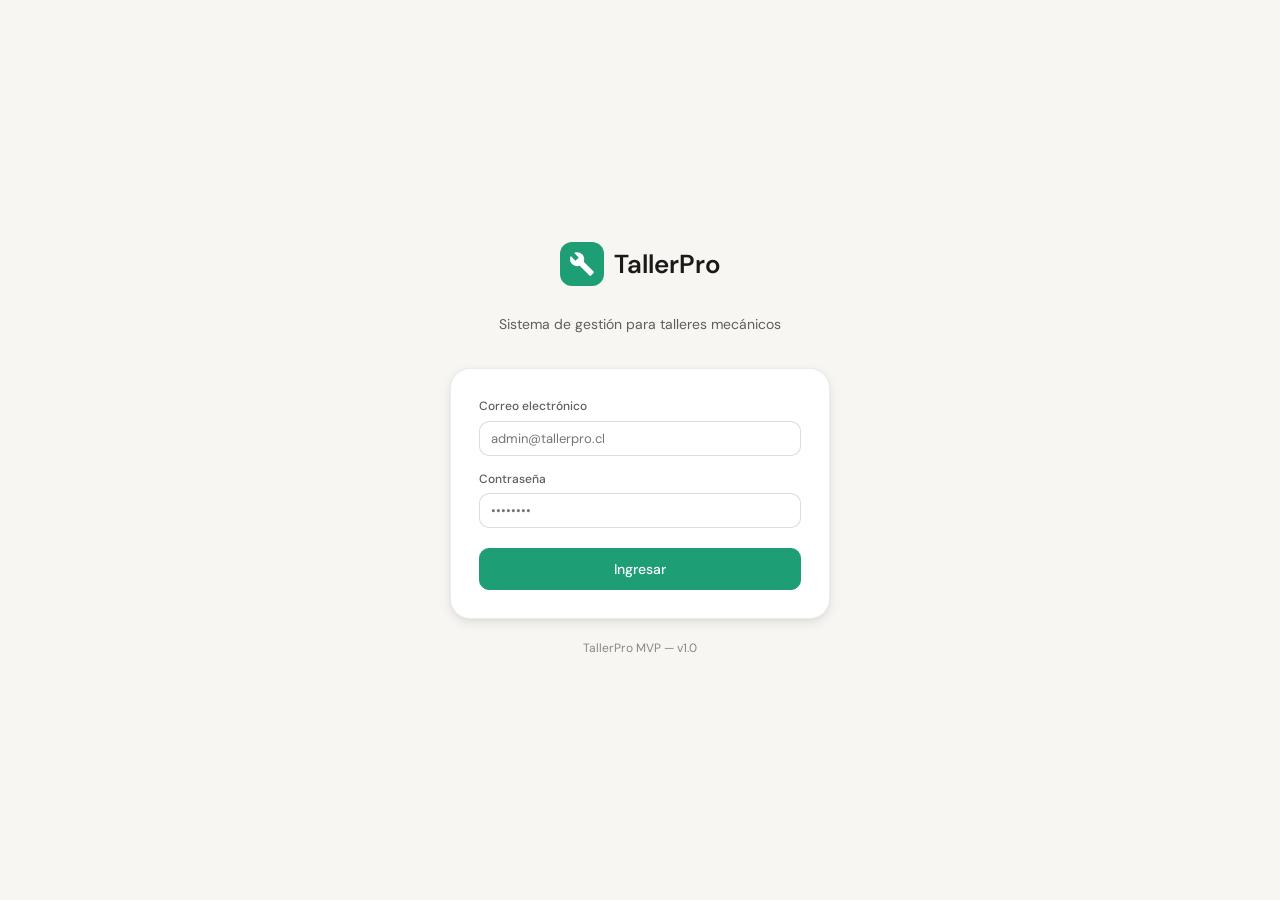
<file: login.html>
<!DOCTYPE html>
<html lang="es">
<head>
  <meta charset="UTF-8">
  <meta name="viewport" content="width=device-width, initial-scale=1.0">
  <title>TallerPro — Iniciar sesión</title>
  <link rel="stylesheet" href="css/main.css">
  <style>
    body { display: flex; align-items: center; justify-content: center; min-height: 100vh; background: var(--bg); }
    .login-wrap { width: 380px; }
    .login-header { text-align: center; margin-bottom: 32px; }
    .login-logo { display: inline-flex; align-items: center; gap: 10px; margin-bottom: 24px; }
    .logo-mark-lg { width: 44px; height: 44px; background: var(--green); border-radius: 12px; display: flex; align-items: center; justify-content: center; }
    .logo-mark-lg svg { width: 26px; height: 26px; fill: white; }
    .login-title { font-size: 26px; font-weight: 600; }
    .login-sub { font-size: 14px; color: var(--text-sec); margin-top: 4px; }
    .login-card { background: var(--surface); border: 1px solid var(--border); border-radius: var(--radius-xl); padding: 28px; box-shadow: var(--shadow-md); }
    .login-card .form-group { margin-bottom: 14px; }
    .login-btn { width: 100%; padding: 11px; font-size: 14px; justify-content: center; margin-top: 6px; border-radius: var(--radius-md); }
    .login-err { background: var(--red-light); color: var(--red); border-radius: var(--radius-md); padding: 10px 14px; font-size: 13px; margin-bottom: 14px; display: none; }
    .login-footer { text-align: center; margin-top: 20px; font-size: 12px; color: var(--text-ter); }
  </style>
</head>
<body>
  <div class="login-wrap">
    <div class="login-header">
      <div class="login-logo">
        <div class="logo-mark-lg">
          <svg viewBox="0 0 24 24"><path d="M22.7 19l-9.1-9.1c.9-2.3.4-5-1.5-6.9-2-2-5-2.4-7.4-1.3L9 6 6 9 1.6 4.7C.4 7.1.9 10.1 2.9 12.1c1.9 1.9 4.6 2.4 6.9 1.5l9.1 9.1c.4.4 1 .4 1.4 0l2.3-2.3c.5-.4.5-1.1.1-1.4z"/></svg>
        </div>
        <span class="login-title">TallerPro</span>
      </div>
      <div class="login-sub">Sistema de gestión para talleres mecánicos</div>
    </div>
    <div class="login-card">
      <div class="login-err" id="loginErr"></div>
      <div class="form-group">
        <label for="email">Correo electrónico</label>
        <input type="email" id="email" placeholder="admin@tallerpro.cl" autocomplete="email">
      </div>
      <div class="form-group">
        <label for="password">Contraseña</label>
        <input type="password" id="password" placeholder="••••••••" autocomplete="current-password">
      </div>
      <button class="btn btn-primary login-btn" id="loginBtn" onclick="doLogin()">Ingresar</button>
    </div>
    <div class="login-footer">TallerPro MVP — v1.0</div>
  </div>

  <script src="js/api.js"></script>
  <script>
    // Redirigir si ya está logueado
    if (API.Auth.isLogged()) window.location.href = "/tallerpro-frontend/index.html";

    document.getElementById("password").addEventListener("keydown", e => {
      if (e.key === "Enter") doLogin();
    });

    async function doLogin() {
      const email    = document.getElementById("email").value.trim();
      const password = document.getElementById("password").value;
      const btn      = document.getElementById("loginBtn");
      const errEl    = document.getElementById("loginErr");

      errEl.style.display = "none";
      if (!email || !password) { errEl.textContent = "Ingresa email y contraseña."; errEl.style.display = ""; return; }

      ui.loading(btn, true);
      try {
        const res = await API.AuthAPI.login(email, password);
        API.Auth.setToken(res.access_token);
        API.Auth.setUser(res.usuario);
        window.location.href = "/tallerpro-frontend/index.html";
      } catch (e) {
        errEl.textContent = e.message || "Error al iniciar sesión.";
        errEl.style.display = "";
        ui.loading(btn, false);
      }
    }
  </script>
</body>
</html>
</file>
<file: css/main.css>
/* ─── TallerPro — Design System ─────────────────────────────────────────────
   Paleta basada en el verde #1D9E75 de la app MVP
   Fuentes: DM Sans (display) + JetBrains Mono (datos técnicos)
──────────────────────────────────────────────────────────────────────────── */

@import url('https://fonts.googleapis.com/css2?family=DM+Sans:wght@300;400;500;600&family=JetBrains+Mono:wght@400;500&display=swap');

/* ── Variables ─────────────────────────────────────────────────────────────── */
:root {
  --green:        #1D9E75;
  --green-dark:   #0F6E56;
  --green-light:  #E1F5EE;
  --green-mid:    #9FE1CB;
  --amber:        #EF9F27;
  --amber-light:  #FAEEDA;
  --blue:         #378ADD;
  --blue-light:   #E6F1FB;
  --red:          #E24B4A;
  --red-light:    #FCEBEB;
  --purple:       #7F77DD;
  --purple-light: #EEEDFE;

  --bg:           #F7F6F2;
  --surface:      #FFFFFF;
  --surface-alt:  #F1EFE8;
  --border:       rgba(0,0,0,0.08);
  --border-med:   rgba(0,0,0,0.14);

  --text:         #1a1a18;
  --text-sec:     #5F5E5A;
  --text-ter:     #888780;
  --text-inv:     #FFFFFF;

  --radius-sm:    6px;
  --radius-md:    10px;
  --radius-lg:    14px;
  --radius-xl:    20px;

  --shadow-sm:    0 1px 3px rgba(0,0,0,0.06), 0 1px 2px rgba(0,0,0,0.04);
  --shadow-md:    0 4px 12px rgba(0,0,0,0.08), 0 2px 4px rgba(0,0,0,0.04);
  --shadow-lg:    0 8px 24px rgba(0,0,0,0.1),  0 3px 8px rgba(0,0,0,0.06);

  --sidebar-w:    220px;
  --topbar-h:     54px;
  --font:         'DM Sans', system-ui, sans-serif;
  --font-mono:    'JetBrains Mono', monospace;
}

/* ── Reset ──────────────────────────────────────────────────────────────────── */
*, *::before, *::after { box-sizing: border-box; margin: 0; padding: 0; }
html { font-size: 15px; }
body { font-family: var(--font); background: var(--bg); color: var(--text); line-height: 1.55; -webkit-font-smoothing: antialiased; }
a { color: inherit; text-decoration: none; }
button { font-family: var(--font); cursor: pointer; }
input, select, textarea { font-family: var(--font); }
img { max-width: 100%; display: block; }

/* ── Scrollbar ──────────────────────────────────────────────────────────────── */
::-webkit-scrollbar { width: 5px; height: 5px; }
::-webkit-scrollbar-track { background: transparent; }
::-webkit-scrollbar-thumb { background: var(--border-med); border-radius: 99px; }

/* ── App shell ──────────────────────────────────────────────────────────────── */
.app-shell { display: flex; flex-direction: column; height: 100vh; overflow: hidden; }

/* ── Topbar ─────────────────────────────────────────────────────────────────── */
.topbar {
  display: flex; align-items: center; gap: 12px;
  height: var(--topbar-h); padding: 0 20px;
  background: var(--surface); border-bottom: 1px solid var(--border);
  flex-shrink: 0; z-index: 100; box-shadow: var(--shadow-sm);
}
.topbar-logo { display: flex; align-items: center; gap: 8px; font-size: 15px; font-weight: 600; }
.logo-mark { width: 28px; height: 28px; background: var(--green); border-radius: 8px; display: flex; align-items: center; justify-content: center; }
.logo-mark svg { width: 16px; height: 16px; fill: white; }
.topbar-search { flex: 1; max-width: 340px; position: relative; }
.topbar-search input {
  width: 100%; padding: 7px 12px 7px 34px;
  border: 1px solid var(--border); border-radius: var(--radius-md);
  background: var(--bg); color: var(--text); font-size: 13px;
  transition: border-color .15s, box-shadow .15s;
}
.topbar-search input:focus { outline: none; border-color: var(--green); box-shadow: 0 0 0 3px rgba(29,158,117,.12); }
.search-icon { position: absolute; left: 10px; top: 50%; transform: translateY(-50%); color: var(--text-ter); font-size: 15px; pointer-events: none; }
.topbar-right { margin-left: auto; display: flex; align-items: center; gap: 10px; }
.user-chip {
  display: flex; align-items: center; gap: 7px;
  padding: 5px 10px 5px 6px; border-radius: 99px;
  background: var(--bg); border: 1px solid var(--border);
  font-size: 12px; color: var(--text-sec); cursor: pointer;
}
.user-avatar {
  width: 24px; height: 24px; border-radius: 50%;
  background: var(--green); color: white;
  display: flex; align-items: center; justify-content: center;
  font-size: 10px; font-weight: 600;
}

/* ── Layout ─────────────────────────────────────────────────────────────────── */
.main-layout { display: flex; flex: 1; overflow: hidden; }

/* ── Sidebar ─────────────────────────────────────────────────────────────────── */
.sidebar {
  width: var(--sidebar-w); background: var(--surface);
  border-right: 1px solid var(--border); flex-shrink: 0;
  padding: 14px 10px; overflow-y: auto; display: flex; flex-direction: column;
}
.nav-section {
  font-size: 10px; font-weight: 600; color: var(--text-ter);
  text-transform: uppercase; letter-spacing: .07em;
  padding: 10px 8px 5px;
}
.nav-item {
  display: flex; align-items: center; gap: 9px;
  padding: 9px 10px; border-radius: var(--radius-md);
  font-size: 13px; color: var(--text-sec);
  cursor: pointer; transition: all .12s; margin-bottom: 1px;
  user-select: none;
}
.nav-item:hover { background: var(--bg); color: var(--text); }
.nav-item.active { background: var(--green-light); color: var(--green-dark); font-weight: 500; }
.nav-icon { font-size: 15px; width: 20px; text-align: center; flex-shrink: 0; }
.nav-badge {
  margin-left: auto; background: var(--green); color: white;
  font-size: 10px; font-weight: 600; padding: 1px 7px; border-radius: 99px;
  min-width: 20px; text-align: center;
}
.nav-badge.amber { background: var(--amber); }

/* ── Content ─────────────────────────────────────────────────────────────────── */
.content { flex: 1; overflow-y: auto; padding: 24px; }

/* ── Page header ─────────────────────────────────────────────────────────────── */
.page-header { display: flex; align-items: flex-start; justify-content: space-between; margin-bottom: 24px; }
.page-title { font-size: 20px; font-weight: 600; }
.page-subtitle { font-size: 13px; color: var(--text-sec); margin-top: 2px; }
.page-actions { display: flex; gap: 8px; align-items: center; }

/* ── Buttons ─────────────────────────────────────────────────────────────────── */
.btn {
  display: inline-flex; align-items: center; gap: 6px;
  padding: 8px 14px; border-radius: var(--radius-md);
  font-size: 13px; font-weight: 500; border: 1px solid var(--border-med);
  background: var(--surface); color: var(--text);
  cursor: pointer; transition: all .12s; white-space: nowrap;
}
.btn:hover { background: var(--bg); border-color: var(--border-med); }
.btn:active { transform: scale(.98); }
.btn:disabled { opacity: .5; cursor: not-allowed; }
.btn-primary { background: var(--green); color: white; border-color: var(--green); }
.btn-primary:hover { background: var(--green-dark); border-color: var(--green-dark); }
.btn-danger { color: var(--red); border-color: rgba(226,75,74,.2); }
.btn-danger:hover { background: var(--red-light); }
.btn-ghost { border-color: transparent; background: transparent; }
.btn-ghost:hover { background: var(--bg); }
.btn-sm { padding: 5px 10px; font-size: 12px; }
.btn-icon { padding: 7px; border-radius: var(--radius-md); }
.btn-whatsapp { background: #25D366; color: white; border-color: #25D366; }
.btn-whatsapp:hover { background: #128C7E; border-color: #128C7E; }

/* ── Cards ─────────────────────────────────────────────────────────────────── */
.card {
  background: var(--surface); border: 1px solid var(--border);
  border-radius: var(--radius-lg); padding: 18px;
  box-shadow: var(--shadow-sm);
}
.card-title { font-size: 12px; font-weight: 600; color: var(--text-sec); text-transform: uppercase; letter-spacing: .05em; margin-bottom: 14px; }

/* ── Stat cards ─────────────────────────────────────────────────────────────── */
.stats-grid { display: grid; grid-template-columns: repeat(4, 1fr); gap: 14px; margin-bottom: 24px; }
.stat-card { background: var(--surface); border: 1px solid var(--border); border-radius: var(--radius-lg); padding: 16px 18px; box-shadow: var(--shadow-sm); }
.stat-label { font-size: 11px; color: var(--text-ter); font-weight: 500; text-transform: uppercase; letter-spacing: .05em; margin-bottom: 6px; }
.stat-value { font-size: 26px; font-weight: 600; line-height: 1; }
.stat-sub { font-size: 11px; color: var(--text-ter); margin-top: 4px; }
.stat-green  { color: var(--green-dark); }
.stat-amber  { color: var(--amber); }
.stat-blue   { color: var(--blue); }
.stat-red    { color: var(--red); }

/* ── Tables ─────────────────────────────────────────────────────────────────── */
.table-wrap { overflow-x: auto; border-radius: var(--radius-lg); border: 1px solid var(--border); background: var(--surface); }
table { width: 100%; border-collapse: collapse; font-size: 13px; }
thead th {
  padding: 10px 14px; background: var(--surface-alt);
  font-size: 11px; font-weight: 600; color: var(--text-sec);
  text-transform: uppercase; letter-spacing: .05em;
  border-bottom: 1px solid var(--border); text-align: left; white-space: nowrap;
}
tbody td { padding: 11px 14px; border-bottom: 1px solid var(--border); vertical-align: middle; }
tbody tr:last-child td { border-bottom: none; }
tbody tr { transition: background .1s; cursor: default; }
tbody tr:hover td { background: var(--bg); }
tbody tr.clickable { cursor: pointer; }
.mono { font-family: var(--font-mono); font-size: 12px; }

/* ── Badges ─────────────────────────────────────────────────────────────────── */
.badge { display: inline-block; padding: 2px 9px; border-radius: 99px; font-size: 11px; font-weight: 500; white-space: nowrap; }
.badge-recibido      { background: #D3D1C7; color: #444441; }
.badge-diagnosticando{ background: var(--blue-light); color: #0C447C; }
.badge-cotizado      { background: var(--amber-light); color: #633806; }
.badge-aprobado      { background: var(--green-light); color: var(--green-dark); }
.badge-reparando     { background: var(--purple-light); color: #3C3489; }
.badge-terminado     { background: #C0DD97; color: #27500A; }
.badge-entregado     { background: var(--surface-alt); color: var(--text-sec); }

/* ── Forms ─────────────────────────────────────────────────────────────────── */
.form-grid { display: grid; grid-template-columns: 1fr 1fr; gap: 14px; }
.form-group { display: flex; flex-direction: column; gap: 5px; }
.form-group.full { grid-column: 1 / -1; }
.form-group.w3 { grid-column: span 2; }
label { font-size: 12px; font-weight: 500; color: var(--text-sec); }
.form-input, input[type="text"], input[type="email"], input[type="tel"],
input[type="number"], input[type="date"], input[type="time"], input[type="password"],
select, textarea {
  padding: 8px 11px; border: 1px solid var(--border-med);
  border-radius: var(--radius-md); font-size: 13px;
  background: var(--surface); color: var(--text); font-family: var(--font);
  transition: border-color .15s, box-shadow .15s;
}
input:focus, select:focus, textarea:focus {
  outline: none; border-color: var(--green);
  box-shadow: 0 0 0 3px rgba(29,158,117,.1);
}
textarea { resize: vertical; min-height: 80px; line-height: 1.55; }
.input-error { border-color: var(--red) !important; }
.error-msg { font-size: 11px; color: var(--red); margin-top: 3px; }

/* ── Modals ─────────────────────────────────────────────────────────────────── */
.modal-overlay {
  position: fixed; inset: 0; background: rgba(0,0,0,.35);
  display: flex; align-items: center; justify-content: center;
  z-index: 1000; padding: 20px; backdrop-filter: blur(2px);
  animation: fadeIn .15s ease;
}
.modal {
  background: var(--surface); border-radius: var(--radius-xl);
  padding: 24px; width: 560px; max-width: 100%;
  max-height: 90vh; overflow-y: auto;
  box-shadow: var(--shadow-lg); animation: slideUp .18s ease;
}
.modal-lg { width: 720px; }
.modal-sm { width: 420px; }
.modal-header { display: flex; align-items: center; justify-content: space-between; margin-bottom: 20px; }
.modal-title { font-size: 16px; font-weight: 600; }
.modal-close { background: none; border: none; font-size: 20px; color: var(--text-ter); cursor: pointer; padding: 4px; line-height: 1; border-radius: var(--radius-sm); }
.modal-close:hover { background: var(--bg); color: var(--text); }
.modal-footer { display: flex; justify-content: flex-end; gap: 8px; margin-top: 24px; padding-top: 16px; border-top: 1px solid var(--border); }

@keyframes fadeIn  { from { opacity: 0; } to { opacity: 1; } }
@keyframes slideUp { from { transform: translateY(12px); opacity: 0; } to { transform: translateY(0); opacity: 1; } }

/* ── Tabs ─────────────────────────────────────────────────────────────────── */
.tabs { display: flex; border-bottom: 1px solid var(--border); margin-bottom: 18px; }
.tab { padding: 10px 16px; font-size: 13px; cursor: pointer; color: var(--text-sec); border-bottom: 2px solid transparent; margin-bottom: -1px; transition: all .12s; font-weight: 500; }
.tab:hover { color: var(--text); }
.tab.active { color: var(--green-dark); border-bottom-color: var(--green); }

/* ── Status flow ─────────────────────────────────────────────────────────────── */
.status-flow { display: flex; gap: 6px; flex-wrap: wrap; }
.status-btn { padding: 6px 13px; border-radius: 99px; font-size: 12px; font-weight: 500; cursor: pointer; border: 1px solid var(--border-med); background: var(--surface); color: var(--text-sec); transition: all .12s; }
.status-btn:hover { background: var(--bg); }
.status-btn.active { background: var(--green); color: white; border-color: var(--green); }

/* ── AI Panel ─────────────────────────────────────────────────────────────── */
.ai-panel { background: var(--purple-light); border: 1px solid rgba(127,119,221,.2); border-radius: var(--radius-lg); padding: 16px; }
.ai-header { display: flex; align-items: center; gap: 8px; margin-bottom: 10px; }
.ai-dot { width: 8px; height: 8px; border-radius: 50%; background: var(--purple); animation: pulse 2s infinite; flex-shrink: 0; }
@keyframes pulse { 0%,100%{opacity:1;transform:scale(1)} 50%{opacity:.5;transform:scale(.85)} }
.ai-title { font-size: 13px; font-weight: 600; color: #3C3489; }
.ai-output { font-size: 13px; color: var(--text); line-height: 1.65; white-space: pre-wrap; }
.ai-loading { color: var(--text-ter); font-style: italic; }

/* ── Photos grid ─────────────────────────────────────────────────────────────── */
.photos-grid { display: grid; grid-template-columns: repeat(auto-fill, minmax(100px, 1fr)); gap: 10px; }
.photo-thumb { aspect-ratio: 1; border-radius: var(--radius-md); overflow: hidden; border: 1px solid var(--border); position: relative; cursor: pointer; }
.photo-thumb img { width: 100%; height: 100%; object-fit: cover; }
.photo-del { position: absolute; top: 4px; right: 4px; background: rgba(0,0,0,.55); color: white; border: none; border-radius: 50%; width: 22px; height: 22px; font-size: 13px; display: flex; align-items: center; justify-content: center; cursor: pointer; opacity: 0; transition: opacity .15s; }
.photo-thumb:hover .photo-del { opacity: 1; }
.photo-add { aspect-ratio: 1; border-radius: var(--radius-md); border: 1.5px dashed var(--border-med); display: flex; flex-direction: column; align-items: center; justify-content: center; gap: 4px; cursor: pointer; font-size: 11px; color: var(--text-ter); transition: all .12s; }
.photo-add:hover { background: var(--bg); border-color: var(--green); color: var(--green); }
.photo-add-icon { font-size: 22px; }

/* ── Items list ─────────────────────────────────────────────────────────────── */
.item-row { display: flex; align-items: center; gap: 10px; padding: 8px 0; border-bottom: 1px solid var(--border); font-size: 13px; }
.item-row:last-child { border-bottom: none; }
.item-tag { padding: 2px 8px; border-radius: 4px; font-size: 10px; font-weight: 600; flex-shrink: 0; }
.item-tag-rep { background: var(--blue-light); color: #0C447C; }
.item-tag-mo  { background: var(--green-light); color: var(--green-dark); }
.item-desc { flex: 1; }
.item-qty { width: 36px; text-align: center; color: var(--text-sec); font-family: var(--font-mono); font-size: 12px; }
.item-price { width: 90px; text-align: right; font-family: var(--font-mono); font-size: 12px; font-weight: 500; }
.item-del { color: var(--text-ter); cursor: pointer; padding: 2px 6px; border-radius: 4px; }
.item-del:hover { color: var(--red); background: var(--red-light); }

/* ── Totales ─────────────────────────────────────────────────────────────────── */
.total-row { display: flex; justify-content: space-between; align-items: center; padding: 7px 0; font-size: 13px; color: var(--text-sec); }
.total-row.final { font-size: 16px; font-weight: 600; color: var(--green-dark); border-top: 1px solid var(--border); margin-top: 6px; padding-top: 12px; }

/* ── Historial timeline ─────────────────────────────────────────────────────── */
.historial-item { padding-left: 18px; border-left: 2px solid var(--border); margin-bottom: 18px; position: relative; }
.historial-item::before { content: ''; width: 8px; height: 8px; background: var(--green); border-radius: 50%; position: absolute; left: -5px; top: 5px; }
.historial-date { font-size: 11px; color: var(--text-ter); margin-bottom: 2px; }
.historial-title { font-size: 13px; font-weight: 500; }
.historial-desc { font-size: 12px; color: var(--text-sec); margin-top: 2px; line-height: 1.5; }

/* ── DTC tags ─────────────────────────────────────────────────────────────── */
.dtc-tag { display: inline-block; padding: 3px 9px; background: var(--amber-light); color: #633806; border-radius: var(--radius-sm); font-size: 12px; font-weight: 600; font-family: var(--font-mono); margin: 2px; }

/* ── Search dropdown ─────────────────────────────────────────────────────────── */
.search-dropdown { position: absolute; top: calc(100% + 4px); left: 0; right: 0; background: var(--surface); border: 1px solid var(--border-med); border-radius: var(--radius-lg); box-shadow: var(--shadow-lg); max-height: 260px; overflow-y: auto; z-index: 200; }
.search-result { padding: 10px 14px; cursor: pointer; font-size: 13px; display: flex; align-items: center; gap: 10px; }
.search-result:hover { background: var(--bg); }
.search-result-type { font-size: 10px; color: var(--text-ter); font-weight: 600; text-transform: uppercase; width: 32px; flex-shrink: 0; }

/* ── Agenda ─────────────────────────────────────────────────────────────────── */
.cal-grid { display: grid; grid-template-columns: repeat(7, 1fr); gap: 4px; }
.cal-cell { min-height: 72px; border: 1px solid var(--border); border-radius: var(--radius-md); padding: 6px; background: var(--surface); cursor: pointer; transition: all .12s; }
.cal-cell:hover { border-color: var(--green); background: var(--green-light); }
.cal-cell.today { border-color: var(--green); background: var(--green-light); }
.cal-cell.other-month { background: var(--bg); opacity: .5; }
.cal-date { font-size: 12px; font-weight: 600; margin-bottom: 3px; }
.cal-event { background: var(--green-mid); color: var(--green-dark); font-size: 9px; font-weight: 500; padding: 1px 5px; border-radius: 3px; margin-top: 2px; overflow: hidden; text-overflow: ellipsis; white-space: nowrap; }

/* ── Empty state ─────────────────────────────────────────────────────────────── */
.empty-state { text-align: center; padding: 48px 20px; color: var(--text-ter); }
.empty-icon { font-size: 36px; margin-bottom: 10px; }
.empty-title { font-size: 14px; font-weight: 500; color: var(--text-sec); margin-bottom: 4px; }
.empty-sub { font-size: 13px; }
.empty-sub a { color: var(--green); cursor: pointer; }

/* ── Toast ─────────────────────────────────────────────────────────────────── */
.toast {
  position: fixed; bottom: 24px; right: 24px; z-index: 9999;
  padding: 12px 18px; border-radius: var(--radius-md);
  font-size: 13px; font-weight: 500; max-width: 320px;
  transform: translateY(80px); opacity: 0; transition: all .25s ease;
  box-shadow: var(--shadow-md);
}
.toast.show { transform: translateY(0); opacity: 1; }
.toast-success { background: var(--green); color: white; }
.toast-error   { background: var(--red); color: white; }
.toast-warning { background: var(--amber); color: white; }

/* ── Loading spinner ─────────────────────────────────────────────────────────── */
.spinner { display: inline-block; width: 16px; height: 16px; border: 2px solid rgba(255,255,255,.3); border-top-color: white; border-radius: 50%; animation: spin .6s linear infinite; }
.spinner-dark { border-color: rgba(0,0,0,.1); border-top-color: var(--green); }
@keyframes spin { to { transform: rotate(360deg); } }

/* ── Responsive ─────────────────────────────────────────────────────────────── */
@media (max-width: 900px) {
  .stats-grid { grid-template-columns: repeat(2, 1fr); }
  .form-grid  { grid-template-columns: 1fr; }
  .form-group.full, .form-group.w3 { grid-column: 1; }
  .sidebar { width: 56px; }
  .sidebar .nav-item span:not(.nav-icon):not(.nav-badge) { display: none; }
  .sidebar .nav-section { display: none; }
}
@media (max-width: 600px) {
  .content { padding: 14px; }
  .stats-grid { grid-template-columns: 1fr 1fr; gap: 10px; }
}

/* ── Utilities ─────────────────────────────────────────────────────────────── */
.flex { display: flex; }
.flex-col { flex-direction: column; }
.items-center { align-items: center; }
.justify-between { justify-content: space-between; }
.gap-8 { gap: 8px; }
.gap-12 { gap: 12px; }
.mt-4  { margin-top: 4px; }
.mt-12 { margin-top: 12px; }
.mt-16 { margin-top: 16px; }
.mb-12 { margin-bottom: 12px; }
.mb-16 { margin-bottom: 16px; }
.text-sec { color: var(--text-sec); }
.text-ter { color: var(--text-ter); }
.text-sm  { font-size: 12px; }
.text-mono { font-family: var(--font-mono); font-size: 12px; }
.fw-600 { font-weight: 600; }
.truncate { overflow: hidden; text-overflow: ellipsis; white-space: nowrap; }
.hidden { display: none !important; }
.detail-block { background: var(--bg); border-radius: var(--radius-md); padding: 12px 14px; }
.detail-label { font-size: 10px; font-weight: 600; color: var(--text-ter); text-transform: uppercase; letter-spacing: .06em; margin-bottom: 2px; }
.detail-value { font-size: 14px; font-weight: 500; }

/* ══════════════════════════════════════════════════════════════════════════════
   KANBAN BOARD
══════════════════════════════════════════════════════════════════════════════ */

.kanban-board {
  display: flex;
  gap: 10px;
  overflow-x: auto;
  padding-bottom: 16px;
  align-items: flex-start;
  min-height: 500px;
}

.kanban-col {
  flex: 0 0 220px;
  min-width: 220px;
  background: var(--color-background-secondary, #F7F6F2);
  border-radius: var(--border-radius-lg, 12px);
  display: flex;
  flex-direction: column;
  max-height: calc(100vh - 200px);
}

.kanban-col-header {
  display: flex;
  align-items: center;
  justify-content: space-between;
  padding: 12px 12px 10px;
  border-radius: var(--border-radius-lg, 12px) var(--border-radius-lg, 12px) 0 0;
}

.kanban-col-title {
  font-size: 12px;
  font-weight: 600;
  text-transform: uppercase;
  letter-spacing: .05em;
}

.kanban-col-count {
  font-size: 11px;
  font-weight: 600;
  padding: 2px 8px;
  border-radius: 99px;
  min-width: 22px;
  text-align: center;
}

.kanban-col-body {
  flex: 1;
  overflow-y: auto;
  padding: 6px 8px 10px;
  display: flex;
  flex-direction: column;
  gap: 8px;
  min-height: 80px;
  transition: background .15s;
}

.kanban-col-body.drag-over {
  background: rgba(29, 158, 117, 0.08);
  outline: 2px dashed #1D9E75;
  outline-offset: -4px;
  border-radius: 0 0 var(--border-radius-lg, 12px) var(--border-radius-lg, 12px);
}

.kanban-empty {
  text-align: center;
  font-size: 12px;
  color: var(--color-text-tertiary, #B4B2A9);
  padding: 20px 0;
}

/* ── Card ── */
.kanban-card {
  background: var(--color-surface, #FFFFFF);
  border: 0.5px solid var(--color-border-tertiary, #E8E6DF);
  border-radius: var(--border-radius-md, 8px);
  padding: 10px 11px;
  cursor: grab;
  transition: box-shadow .15s, transform .1s, opacity .15s;
  user-select: none;
}

.kanban-card:hover {
  box-shadow: 0 2px 12px rgba(0,0,0,.1);
  transform: translateY(-1px);
}

.kanban-card.dragging {
  opacity: .5;
  cursor: grabbing;
  box-shadow: 0 8px 24px rgba(0,0,0,.18);
  transform: rotate(1.5deg) scale(1.03);
}

.kanban-card-header {
  display: flex;
  justify-content: space-between;
  align-items: center;
  margin-bottom: 5px;
}

.kanban-card-num {
  font-family: 'JetBrains Mono', monospace, sans-serif;
  font-size: 11px;
  font-weight: 700;
  color: var(--color-green, #1D9E75);
}

.kanban-card-tiempo {
  font-size: 10px;
  color: var(--color-text-tertiary, #B4B2A9);
  background: var(--color-background-secondary, #F7F6F2);
  padding: 1px 6px;
  border-radius: 99px;
}

.kanban-card-patente {
  font-family: 'JetBrains Mono', monospace, sans-serif;
  font-size: 13px;
  font-weight: 700;
  color: var(--color-text-primary, #1a1a1a);
  margin-bottom: 2px;
}

.kanban-card-cliente {
  font-size: 12px;
  color: var(--color-text-secondary, #5F5E5A);
  font-weight: 500;
  white-space: nowrap;
  overflow: hidden;
  text-overflow: ellipsis;
}

.kanban-card-vehiculo {
  font-size: 11px;
  color: var(--color-text-tertiary, #B4B2A9);
  white-space: nowrap;
  overflow: hidden;
  text-overflow: ellipsis;
  margin-bottom: 6px;
}

.kanban-card-footer {
  display: flex;
  gap: 6px;
  flex-wrap: wrap;
  font-size: 10px;
  color: var(--color-text-tertiary, #B4B2A9);
  border-top: 0.5px solid var(--color-border-tertiary, #E8E6DF);
  padding-top: 6px;
  margin-top: 2px;
}

.kanban-card-promesa {
  font-size: 10px;
  color: var(--color-amber, #BA7517);
  margin-top: 4px;
}
</file>
